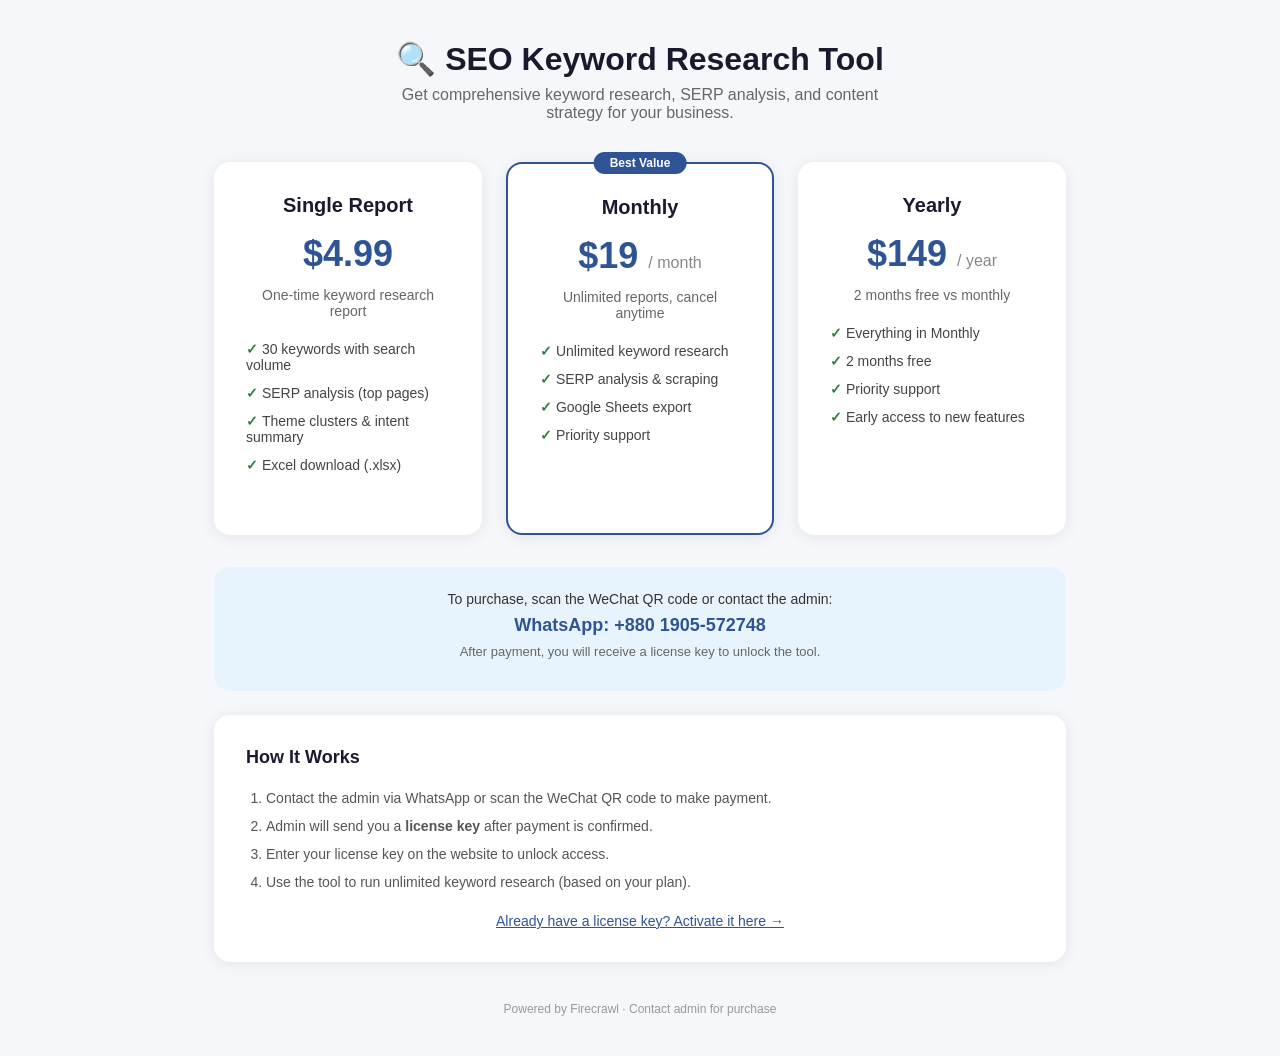
<file: templates/pricing.html>
<!DOCTYPE html>
<html lang="en">
<head>
    <meta charset="UTF-8">
    <meta name="viewport" content="width=device-width, initial-scale=1.0">
    <title>SEO Keyword Research Tool - Pricing</title>
    <style>
        * { margin: 0; padding: 0; box-sizing: border-box; }
        body { font-family: -apple-system, BlinkMacSystemFont, 'Segoe UI', Roboto, sans-serif; background: #f5f7fa; color: #1a1a2e; min-height: 100vh; }
        .container { max-width: 900px; margin: 0 auto; padding: 40px 24px; }
        header { text-align: center; margin-bottom: 40px; }
        header h1 { font-size: 32px; font-weight: 700; color: #1a1a2e; margin-bottom: 8px; }
        header p { color: #666; font-size: 16px; max-width: 500px; margin: 0 auto; }
        .pricing-grid { display: grid; grid-template-columns: repeat(auto-fit, minmax(260px, 1fr)); gap: 24px; margin-bottom: 32px; }
        .plan { background: #fff; border-radius: 16px; padding: 32px; box-shadow: 0 2px 16px rgba(0,0,0,.08); display: flex; flex-direction: column; position: relative; text-align: center; }
        .plan.featured { border: 2px solid #2F5496; }
        .plan.featured .badge { position: absolute; top: -12px; left: 50%; transform: translateX(-50%); background: #2F5496; color: #fff; padding: 4px 16px; border-radius: 20px; font-size: 12px; font-weight: 600; }
        .plan h3 { font-size: 20px; font-weight: 700; color: #1a1a2e; margin-bottom: 4px; }
        .plan .price { font-size: 36px; font-weight: 800; color: #2F5496; margin: 12px 0; }
        .plan .price span { font-size: 16px; font-weight: 400; color: #888; }
        .plan .desc { color: #666; font-size: 14px; margin-bottom: 16px; }
        .plan ul { list-style: none; padding: 0; margin-bottom: 24px; flex-grow: 1; text-align: left; }
        .plan ul li { padding: 6px 0; font-size: 14px; color: #444; }
        .plan ul li:before { content: "✓ "; color: #2d7d46; font-weight: 700; }
        .how-it-works { background: #fff; border-radius: 16px; padding: 32px; box-shadow: 0 2px 16px rgba(0,0,0,.08); margin-bottom: 24px; }
        .how-it-works h3 { font-size: 18px; color: #1a1a2e; margin-bottom: 16px; }
        .how-it-works ol { padding-left: 20px; }
        .how-it-works ol li { padding: 6px 0; font-size: 14px; color: #555; }
        .key-section { text-align: center; margin-top: 16px; }
        .key-section a { color: #2F5496; font-size: 14px; }
        .contact-section { background: #e8f4fd; border-radius: 16px; padding: 24px; text-align: center; margin-bottom: 24px; }
        .contact-section p { font-size: 14px; color: #333; margin-bottom: 8px; }
        .contact-section .highlight { font-size: 18px; font-weight: 700; color: #2F5496; }
        .footer { text-align: center; font-size: 12px; color: #999; margin-top: 40px; }
        @media (max-width: 640px) { header h1 { font-size: 24px; } .pricing-grid { grid-template-columns: 1fr; } }
    </style>
</head>
<body>
<div class="container">
    <header>
        <h1>🔍 SEO Keyword Research Tool</h1>
        <p>Get comprehensive keyword research, SERP analysis, and content strategy for your business.</p>
    </header>

    <div class="pricing-grid">
        <div class="plan">
            <h3>Single Report</h3>
            <div class="price">$4.99</div>
            <div class="desc">One-time keyword research report</div>
            <ul>
                <li>30 keywords with search volume</li>
                <li>SERP analysis (top pages)</li>
                <li>Theme clusters & intent summary</li>
                <li>Excel download (.xlsx)</li>
            </ul>
        </div>

        <div class="plan featured">
            <div class="badge">Best Value</div>
            <h3>Monthly</h3>
            <div class="price">$19 <span>/ month</span></div>
            <div class="desc">Unlimited reports, cancel anytime</div>
            <ul>
                <li>Unlimited keyword research</li>
                <li>SERP analysis & scraping</li>
                <li>Google Sheets export</li>
                <li>Priority support</li>
            </ul>
        </div>

        <div class="plan">
            <h3>Yearly</h3>
            <div class="price">$149 <span>/ year</span></div>
            <div class="desc">2 months free vs monthly</div>
            <ul>
                <li>Everything in Monthly</li>
                <li>2 months free</li>
                <li>Priority support</li>
                <li>Early access to new features</li>
            </ul>
        </div>
    </div>

    <div class="contact-section">
        <p>To purchase, scan the WeChat QR code or contact the admin:</p>
        <p class="highlight">WhatsApp: +880 1905-572748</p>
        <p style="font-size:13px;color:#666;">After payment, you will receive a license key to unlock the tool.</p>
    </div>

    <div class="how-it-works">
        <h3>How It Works</h3>
        <ol>
            <li>Contact the admin via WhatsApp or scan the WeChat QR code to make payment.</li>
            <li>Admin will send you a <strong>license key</strong> after payment is confirmed.</li>
            <li>Enter your license key on the website to unlock access.</li>
            <li>Use the tool to run unlimited keyword research (based on your plan).</li>
        </ol>
        <div class="key-section">
            <p><a href="/enter-key">Already have a license key? Activate it here →</a></p>
        </div>
    </div>

    <div class="footer">Powered by Firecrawl · Contact admin for purchase</div>
</div>
</body>
</html>
</file>
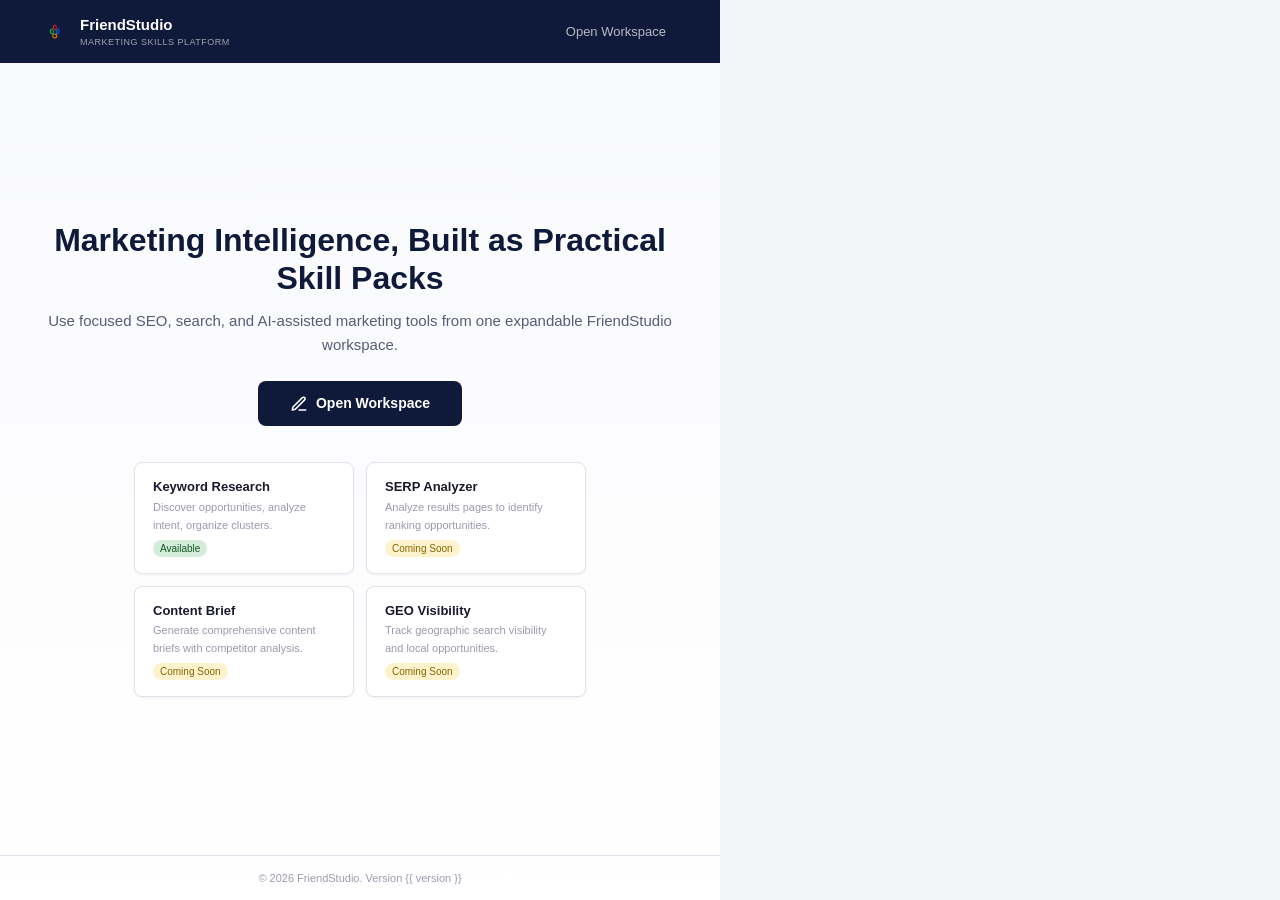
<file: templates/public/home.html>
<!DOCTYPE html>
<html lang="en">
<head>
<meta charset="UTF-8">
<meta name="viewport" content="width=device-width, initial-scale=1.0">
<title>FriendStudio - Marketing Skills Platform</title>
<link rel="icon" type="image/png" href="/static/brand/favicon-32.png">
<link rel="apple-touch-icon" href="/static/brand/favicon.png">
<link rel="stylesheet" href="/static/css/app-shell.css">
</head>
<body>
<div class="hero-page">
  <header class="hero-header">
    <a href="/" class="hero-logo">
      <img src="/static/brand/logo.png" alt="FriendStudio logo" width="30" height="30">
      <div>
        <div class="hero-logo-text">FriendStudio</div>
        <div class="hero-logo-sub">Marketing Skills Platform</div>
      </div>
    </a>
    <nav class="hero-nav">
      <a href="/app">Open Workspace</a>
    </nav>
  </header>

  <div class="hero-main">
    <div class="hero-content">
      <h1>Marketing Intelligence, Built as Practical Skill Packs</h1>
      <p>Use focused SEO, search, and AI-assisted marketing tools from one expandable FriendStudio workspace.</p>
      <a href="/app" class="hero-cta">
        <svg viewBox="0 0 24 24" width="18" height="18" fill="none" stroke="currentColor" stroke-width="2" stroke-linecap="round" stroke-linejoin="round"><path d="M12 20h9M16.5 3.5a2.121 2.121 0 013 3L7 19l-4 1 1-4L16.5 3.5z"/></svg>
        Open Workspace
      </a>

      <div class="hero-skills">
        <div class="hero-skill">
          <h3>Keyword Research</h3>
          <p>Discover opportunities, analyze intent, organize clusters.</p>
          <span class="badge avail">Available</span>
        </div>
        <div class="hero-skill">
          <h3>SERP Analyzer</h3>
          <p>Analyze results pages to identify ranking opportunities.</p>
          <span class="badge soon">Coming Soon</span>
        </div>
        <div class="hero-skill">
          <h3>Content Brief</h3>
          <p>Generate comprehensive content briefs with competitor analysis.</p>
          <span class="badge soon">Coming Soon</span>
        </div>
        <div class="hero-skill">
          <h3>GEO Visibility</h3>
          <p>Track geographic search visibility and local opportunities.</p>
          <span class="badge soon">Coming Soon</span>
        </div>
      </div>
    </div>
  </div>

  <footer class="hero-footer">
    &copy; 2026 FriendStudio. Version {{ version }}
  </footer>
</div>
</body>
</html>
</file>
<file: static/css/app-shell.css>
/* ===== FriendStudio App Shell v2 ===== */
:root {
    --sidebar-width: 240px;
    --sidebar-bg: #0f1a3a;
    --sidebar-hover: #16234a;
    --sidebar-active-bg: rgba(59,108,191,.08);
    --sidebar-text: #8a93b5;
    --sidebar-text-active: #ffffff;
    --sidebar-border: #1a2945;
    --sidebar-accent: #3b6cbf;
    --topbar-bg: #ffffff;
    --page-bg: #f4f5f9;
    --card-bg: #ffffff;
    --primary: #0f1a3a;
    --primary-light: #2a3f7a;
    --accent: #3b6cbf;
    --text-primary: #1a1a2e;
    --text-secondary: #5a5a7a;
    --text-muted: #9a9ab0;
    --border: #e0e2ec;
    --radius: 8px;
    --radius-sm: 5px;
    --shadow: 0 1px 3px rgba(0,0,0,.05);
    --shadow-md: 0 4px 12px rgba(0,0,0,.07);
    --transition: .15s ease;
    --success: #2d7d46;
    --warning: #e37400;
    --danger: #b91c1c;
    --info: #1967d2;
}
*,*::before,*::after{box-sizing:border-box;margin:0;padding:0}
html{font-size:15px}
body{font-family:-apple-system,BlinkMacSystemFont,'Segoe UI',Roboto,'Helvetica Neue',Arial,sans-serif;background:var(--page-bg);color:var(--text-primary);line-height:1.5;min-height:100vh;display:flex}

/* ─── Sidebar ─── */
.sidebar{width:var(--sidebar-width);min-height:100vh;background:var(--sidebar-bg);display:flex;flex-direction:column;position:fixed;left:0;top:0;bottom:0;z-index:100;overflow-y:auto;transition:transform var(--transition)}
.sidebar-brand{display:flex;align-items:center;gap:10px;padding:16px 16px 12px;border-bottom:1px solid var(--sidebar-border)}
.sidebar-brand img{width:32px;height:32px;border-radius:6px;flex-shrink:0;object-fit:contain}
.sidebar-brand-text{display:flex;flex-direction:column;min-width:0}
.sidebar-brand-name{font-size:15px;font-weight:700;color:#fff;line-height:1.2;white-space:nowrap}
.sidebar-brand-sub{font-size:9px;color:var(--sidebar-text);text-transform:uppercase;letter-spacing:.5px;white-space:nowrap;overflow:hidden;text-overflow:ellipsis}
.sidebar-nav{padding:8px 0;flex:1}
.sidebar-section{padding:10px 16px 3px;font-size:10px;text-transform:uppercase;letter-spacing:.7px;color:var(--sidebar-text);opacity:.45;font-weight:600}
.sidebar-item{display:flex;align-items:center;gap:10px;padding:8px 16px;color:var(--sidebar-text);text-decoration:none;font-size:13px;cursor:pointer;transition:background var(--transition),color var(--transition);position:relative;border-left:3px solid transparent}
.sidebar-item:hover{background:var(--sidebar-hover);color:var(--sidebar-text-active)}
.sidebar-item.active{background:var(--sidebar-active-bg);color:var(--sidebar-text-active);font-weight:500;border-left-color:var(--sidebar-accent)}
.sidebar-item svg{width:16px;height:16px;flex-shrink:0;opacity:.65}
.sidebar-item.active svg,.sidebar-item:hover svg{opacity:1}
.coming-soon-badge{font-size:9px;padding:1px 6px;border-radius:3px;background:rgba(255,255,255,.1);color:rgba(255,255,255,.45);margin-left:auto;white-space:nowrap;flex-shrink:0;text-transform:none;letter-spacing:0;font-weight:400}
.sidebar-item.coming-soon-item{pointer-events:none}
.sidebar-item.nav-label{font-size:11px;font-weight:600;color:var(--sidebar-text);opacity:.35;padding:4px 16px 2px;pointer-events:none;text-transform:uppercase;letter-spacing:.5px;border-left:none}
.sidebar-footer{padding:10px 16px;border-top:1px solid var(--sidebar-border);display:flex;align-items:center;gap:8px;flex-shrink:0}
.sidebar-footer-icon{width:26px;height:26px;border-radius:50%;background:var(--sidebar-hover);display:flex;align-items:center;justify-content:center;font-size:11px;color:var(--sidebar-text);flex-shrink:0}
.sidebar-footer-info{display:flex;flex-direction:column;min-width:0;line-height:1.3}
.sidebar-footer-name{font-size:11px;color:var(--sidebar-text-active);font-weight:500;white-space:nowrap;overflow:hidden;text-overflow:ellipsis}
.sidebar-footer-sub{font-size:10px;color:var(--sidebar-text);white-space:nowrap;overflow:hidden;text-overflow:ellipsis}
.sidebar-footer-sub.connected{color:#5cb85c}

/* ─── Main Area ─── */
.main{margin-left:var(--sidebar-width);flex:1;min-height:100vh;display:flex;flex-direction:column}
.topbar{background:var(--topbar-bg);border-bottom:1px solid var(--border);padding:10px 28px;display:flex;align-items:center;justify-content:space-between;position:sticky;top:0;z-index:50;min-height:52px}
.topbar-left{display:flex;align-items:center;gap:12px}
.menu-toggle{display:none;background:none;border:none;cursor:pointer;padding:4px;color:var(--text-primary);border-radius:4px;line-height:0}
.menu-toggle:hover{background:var(--page-bg)}
.menu-toggle svg{width:20px;height:20px}
.topbar-title{font-size:15px;font-weight:600;color:var(--text-primary)}
.topbar-right{display:flex;align-items:center;gap:12px}
.topbar-google-status{display:flex;align-items:center;gap:6px;padding:4px 10px;border-radius:4px;font-size:11px;color:var(--text-muted);background:var(--page-bg)}
.topbar-google-status.connected{color:var(--success);background:#e8f4e8}
.topbar-google-dot{width:6px;height:6px;border-radius:50%;background:var(--text-muted);flex-shrink:0}
.topbar-google-status.connected .topbar-google-dot{background:var(--success)}
.topbar-user{display:flex;align-items:center;gap:6px}
.topbar-user-avatar{width:28px;height:28px;border-radius:50%;background:var(--page-bg);display:flex;align-items:center;justify-content:center;font-size:11px;color:var(--text-secondary);overflow:hidden;flex-shrink:0}
.topbar-user-avatar img{width:100%;height:100%;object-fit:cover}
.topbar-user-name{font-size:12px;color:var(--text-secondary);white-space:nowrap}
.content{flex:1;padding:28px;max-width:1140px;width:100%}

/* ─── Cards ─── */
.card{background:var(--card-bg);border-radius:var(--radius);box-shadow:var(--shadow);padding:20px;margin-bottom:16px;border:1px solid var(--border)}
.card-title{font-size:14px;font-weight:600;margin-bottom:12px;color:var(--text-primary);display:flex;align-items:center;gap:8px}
.card-subtitle{font-size:12px;color:var(--text-secondary);margin-bottom:14px;line-height:1.4}

/* ─── Dashboard Welcome ─── */
.welcome-section{margin-bottom:20px}
.welcome-section h1{font-size:22px;font-weight:700;margin-bottom:2px}
.welcome-section p{font-size:13px;color:var(--text-secondary)}

/* ─── Quick Actions ─── */
.quick-actions{display:flex;flex-wrap:wrap;gap:8px;margin-bottom:20px}
.quick-actions .btn{font-size:12px;padding:7px 14px}

/* ─── Stat Grid ─── */
.stat-grid{display:grid;grid-template-columns:repeat(4,1fr);gap:12px;margin-bottom:24px}
.stat-card{background:var(--card-bg);border-radius:var(--radius);padding:14px 16px;border:1px solid var(--border)}
.stat-card-value{font-size:24px;font-weight:700;color:var(--primary);line-height:1.1}
.stat-card-label{font-size:11px;color:var(--text-muted);margin-top:2px;text-transform:uppercase;letter-spacing:.4px}

/* ─── Skill Packs Grid ─── */
.skill-grid{display:grid;grid-template-columns:repeat(auto-fill,minmax(240px,1fr));gap:12px;margin-bottom:24px}
.skill-card{background:var(--card-bg);border-radius:var(--radius);padding:18px;border:1px solid var(--border);box-shadow:var(--shadow);display:flex;flex-direction:column}
.skill-card-header{display:flex;align-items:center;gap:10px;margin-bottom:8px}
.skill-card-icon{width:34px;height:34px;border-radius:8px;display:flex;align-items:center;justify-content:center;font-size:16px;flex-shrink:0}
.skill-card-info{flex:1;min-width:0}
.skill-card-name{font-size:14px;font-weight:600;line-height:1.2}
.skill-card-status{font-size:10px;font-weight:500;margin-top:1px}
.skill-card-status.available{color:var(--success)}
.skill-card-status.coming-soon{color:var(--text-muted)}
.skill-card-desc{font-size:12px;color:var(--text-secondary);line-height:1.4;margin-bottom:12px;flex:1}
.skill-card-btn{align-self:flex-start;margin-top:auto}

/* ─── Activity List ─── */
.activity-list{list-style:none}
.activity-item{display:flex;align-items:center;justify-content:space-between;padding:10px 0;border-bottom:1px solid var(--border)}
.activity-item:last-child{border-bottom:none}
.activity-kw{font-weight:500;font-size:13px}
.activity-meta{font-size:11px;color:var(--text-muted)}
.activity-empty{text-align:center;padding:20px;color:var(--text-muted);font-size:13px}

/* ─── Buttons ─── */
.btn{display:inline-flex;align-items:center;gap:5px;padding:8px 16px;border-radius:var(--radius-sm);font-size:12px;font-weight:600;border:none;cursor:pointer;text-decoration:none;transition:background var(--transition),opacity var(--transition),box-shadow var(--transition);font-family:inherit;line-height:1.3;white-space:nowrap}
.btn-primary{background:var(--primary);color:#fff}
.btn-primary:hover{background:var(--primary-light)}
.btn-accent{background:var(--accent);color:#fff}
.btn-accent:hover{opacity:.9}
.btn-success{background:var(--success);color:#fff}
.btn-success:hover{opacity:.9}
.btn-outline{background:transparent;color:var(--primary);border:1.5px solid var(--primary)}
.btn-outline:hover{background:var(--page-bg)}
.btn-outline-accent{background:transparent;color:var(--accent);border:1.5px solid var(--accent)}
.btn-outline-accent:hover{background:rgba(59,108,191,.06)}
.btn-ghost{background:transparent;color:var(--text-secondary)}
.btn-ghost:hover{background:var(--page-bg)}
.btn-sm{padding:5px 12px;font-size:11px}
.btn-lg{padding:10px 24px;font-size:14px}
.btn:disabled{opacity:.45;cursor:not-allowed}
.btn:focus-visible{outline:2px solid var(--accent);outline-offset:2px}
a.btn{text-decoration:none}

/* ─── Research Form ─── */
.form-grid{display:grid;grid-template-columns:1fr 1fr;gap:12px}
.form-group{display:flex;flex-direction:column}
.form-group.full{grid-column:1/-1}
label{font-size:11px;font-weight:600;color:var(--text-primary);margin-bottom:3px}
input,select{padding:8px 10px;border:1.5px solid var(--border);border-radius:var(--radius-sm);font-size:13px;transition:border var(--transition);font-family:inherit;background:#fff;color:var(--text-primary)}
input:focus,select:focus{outline:none;border-color:var(--accent);box-shadow:0 0 0 3px rgba(59,108,191,.1)}
.form-footer{display:flex;justify-content:flex-end;margin-top:12px}
.form-footer .btn{min-width:160px}

/* ─── Module Cards ─── */
.module-card{border-radius:var(--radius);margin-bottom:16px}
.module-card .card{margin-bottom:0}
.module-card .card-title{font-size:13px;text-transform:uppercase;letter-spacing:.3px;color:var(--text-muted)}
.module-card .card-subtitle{font-size:12px;color:var(--text-secondary);margin-bottom:12px}

/* ─── Google Connect Area ─── */
.google-connect-actions{display:flex;flex-wrap:wrap;gap:8px;margin-top:8px}
.google-sheet-info{display:flex;align-items:center;gap:8px;flex-wrap:wrap;padding:8px 10px;background:#e8f4e8;border-radius:var(--radius-sm);margin-top:8px;font-size:12px}
.sheet-info{display:none}
.sheet-info.visible{display:flex}

/* ─── Research Results ─── */
.results-section{display:none;margin-top:16px}
.progress-area{display:none;margin-top:12px}
.progress-bar{width:100%;height:4px;background:var(--border);border-radius:3px;overflow:hidden;margin-top:6px}
.progress-fill{height:100%;background:var(--accent);border-radius:3px;transition:width .3s;width:0%}
.progress-text{font-size:12px;color:var(--text-secondary);margin-top:4px}
.output-options{display:flex;gap:8px;margin-top:10px;flex-wrap:wrap}
.empty-results{padding:32px;text-align:center;color:var(--text-muted);font-size:13px}

/* ─── Error ─── */
.error-msg{display:none;padding:10px 14px;background:#fef2f2;border:1px solid #fca5a5;border-radius:var(--radius-sm);color:var(--danger);font-size:12px;margin-bottom:12px}

/* ─── Mobile Overlay ─── */
.sidebar-overlay{display:none;position:fixed;inset:0;background:rgba(0,0,0,.35);z-index:99}

/* ─── Hero Page ─── */
.hero-page{min-height:100vh;display:flex;flex-direction:column;background:linear-gradient(180deg,#f8f9fc 0%,#fff 100%)}
.hero-header{display:flex;align-items:center;justify-content:space-between;padding:14px 40px;background:var(--primary)}
.hero-logo{display:flex;align-items:center;gap:10px;color:#fff;text-decoration:none}
.hero-logo img{width:30px;height:30px;border-radius:6px}
.hero-logo-text{font-size:15px;font-weight:700}
.hero-logo-sub{font-size:9px;opacity:.6;text-transform:uppercase;letter-spacing:.5px;margin-top:-1px}
.hero-nav{display:flex;gap:8px}
.hero-nav a{color:rgba(255,255,255,.7);text-decoration:none;font-size:13px;padding:6px 14px;border-radius:var(--radius-sm);transition:all var(--transition)}
.hero-nav a:hover{color:#fff;background:rgba(255,255,255,.1)}
.hero-main{flex:1;display:flex;align-items:center;justify-content:center;padding:48px 40px;text-align:center}
.hero-content{max-width:640px}
.hero-content h1{font-size:32px;font-weight:800;color:var(--primary);margin-bottom:12px;line-height:1.2}
.hero-content p{font-size:15px;color:var(--text-secondary);margin:0 auto 24px;line-height:1.6}
.hero-cta{display:inline-flex;align-items:center;gap:8px;padding:12px 32px;background:var(--primary);color:#fff;font-size:14px;font-weight:600;border-radius:var(--radius);text-decoration:none;transition:background var(--transition)}
.hero-cta:hover{background:var(--primary-light)}
.hero-cta svg{width:18px;height:18px}
.hero-skills{margin-top:36px;display:flex;flex-wrap:wrap;gap:12px;justify-content:center}
.hero-skill{background:#fff;border:1px solid var(--border);border-radius:var(--radius);padding:14px 18px;text-align:left;width:220px;box-shadow:var(--shadow)}
.hero-skill h3{font-size:13px;font-weight:600;margin-bottom:2px}
.hero-skill p{font-size:11px;color:var(--text-muted);margin:0}
.hero-skill .badge{display:inline-block;font-size:10px;padding:1px 7px;border-radius:9px;margin-top:6px;font-weight:500}
.hero-skill .badge.avail{background:#d4edda;color:#155724}
.hero-skill .badge.soon{background:#fff3cd;color:#856404}
.hero-footer{text-align:center;padding:14px;font-size:11px;color:var(--text-muted);border-top:1px solid var(--border)}

/* ─── Responsive ─── */
@media(max-width:1024px){
    .stat-grid{grid-template-columns:repeat(2,1fr)}
    .content{padding:24px}
}
@media(max-width:768px){
    .sidebar{transform:translateX(-100%)}
    .sidebar.open{transform:translateX(0)}
    .sidebar-overlay.open{display:block}
    .main{margin-left:0}
    .menu-toggle{display:flex}
    .topbar{padding:10px 16px}
    .content{padding:16px;max-width:100%}
    .form-grid{grid-template-columns:1fr}
    .stat-grid{grid-template-columns:1fr 1fr}
    .skill-grid{grid-template-columns:1fr}
    .welcome-section h1{font-size:18px}
    .hero-main{padding:32px 20px}
    .hero-content h1{font-size:26px}
    .hero-skill{width:100%}
    .quick-actions{flex-direction:column}
    .form-footer{justify-content:stretch}
    .form-footer .btn{min-width:0;width:100%}
}
@media(max-width:480px){
    .stat-grid{grid-template-columns:1fr}
    .topbar-user-name{display:none}
    .topbar-google-status{display:none}
    .hero-header{padding:12px 16px}
    .hero-main{padding:24px 16px}
    .content{padding:12px}
    .skill-card{padding:14px}
}
</file>
